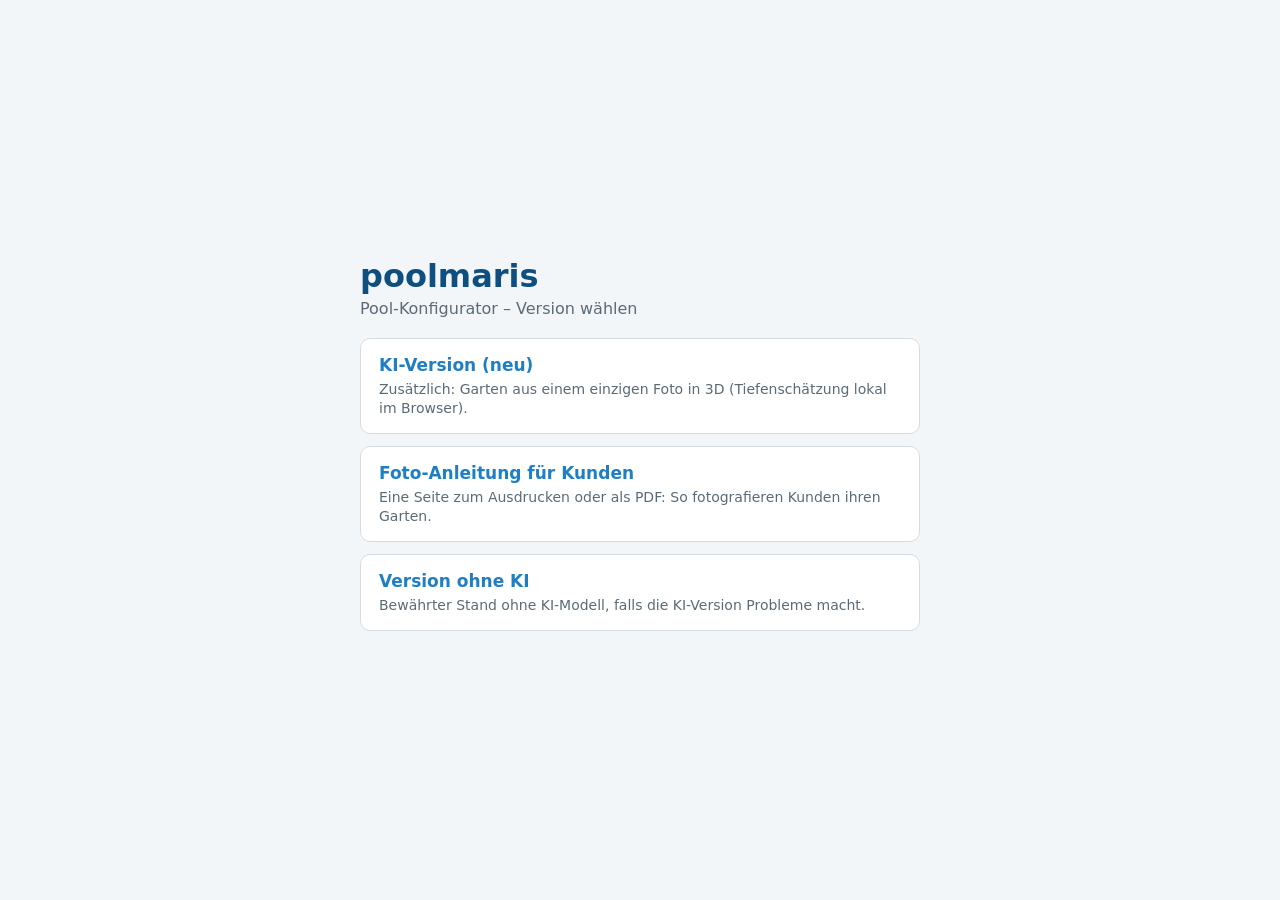
<file: index.html>
<!doctype html>
<html lang="de">
<head>
  <meta charset="utf-8">
  <meta name="viewport" content="width=device-width, initial-scale=1">
  <meta name="robots" content="noindex, nofollow">
  <meta http-equiv="Content-Security-Policy" content="default-src 'none'; style-src 'unsafe-inline'; base-uri 'none'; form-action 'none'">
  <title>poolmaris Pool-Konfigurator</title>
  <style>
    body { margin: 0; min-height: 100vh; display: grid; place-items: center; background: #f3f6f8; font-family: system-ui, -apple-system, "Segoe UI", Roboto, sans-serif; color: #1c2b36; }
    main { width: min(560px, calc(100% - 32px)); }
    h1 { color: #0e4f80; margin: 0 0 4px; } p { color: #5a6b77; margin: 0 0 20px; }
    a { display: block; padding: 16px 18px; margin: 0 0 12px; border-radius: 10px; background: #fff; border: 1px solid #d5dde3; text-decoration: none; color: inherit; }
    a:hover { border-color: #1f7fc4; } a strong { display: block; color: #1f7fc4; font-size: 17px; margin-bottom: 4px; } a span { font-size: 14px; color: #5a6b77; }
  </style>
</head>
<body>
  <main>
    <h1>poolmaris</h1>
    <p>Pool-Konfigurator – Version wählen</p>
    <a href="app-ki/"><strong>KI-Version (neu)</strong><span>Zusätzlich: Garten aus einem einzigen Foto in 3D (Tiefenschätzung lokal im Browser).</span></a>
    <a href="app-ki/anleitung.html"><strong>Foto-Anleitung für Kunden</strong><span>Eine Seite zum Ausdrucken oder als PDF: So fotografieren Kunden ihren Garten.</span></a>
    <a href="app/"><strong>Version ohne KI</strong><span>Bewährter Stand ohne KI-Modell, falls die KI-Version Probleme macht.</span></a>
  </main>
</body>
</html>
</file>
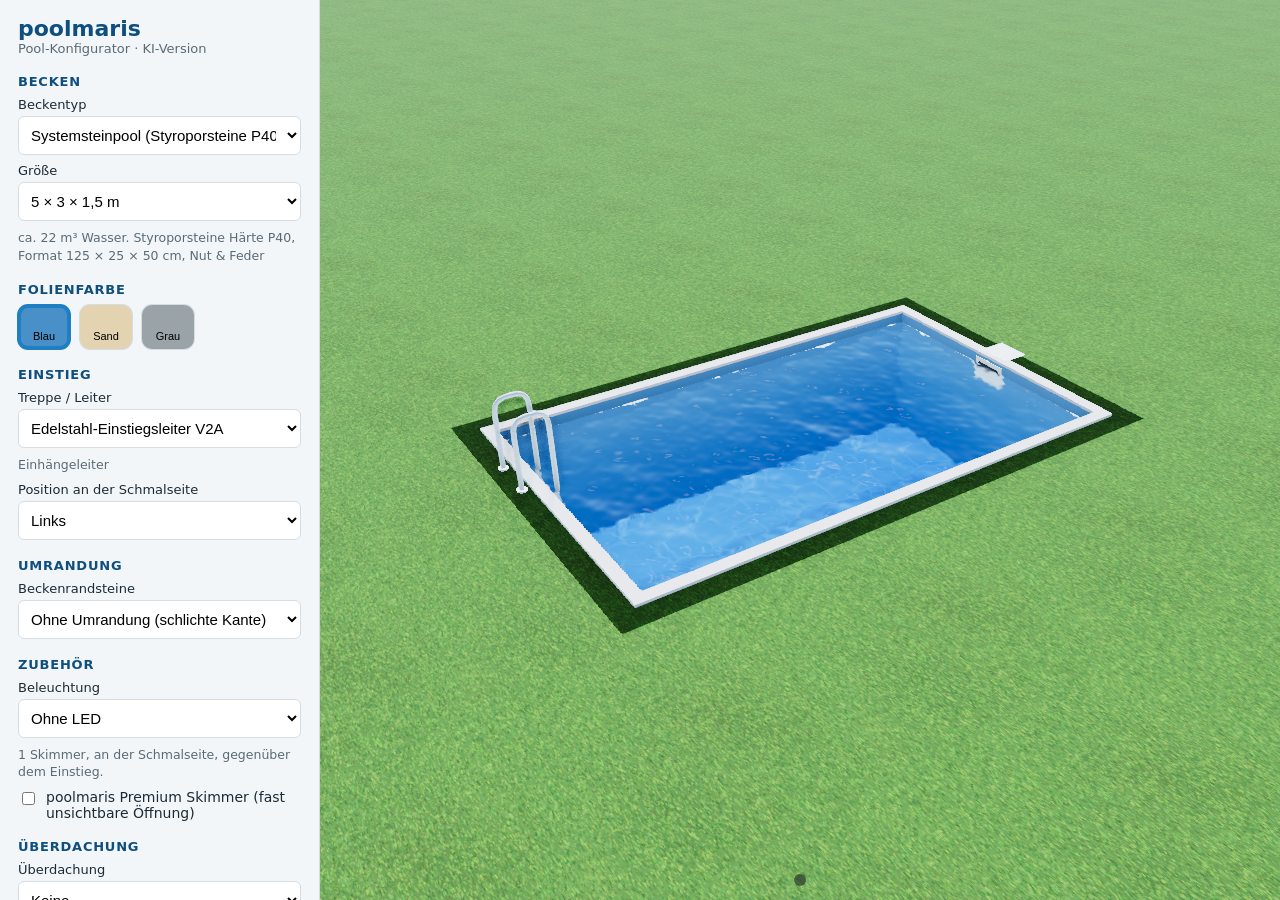
<file: app-ki/index.html>
<!doctype html>
<html lang="de">
<head>
  <meta charset="utf-8">
  <!-- Sicherheitsrichtlinie: nur eigene Dateien, keine Verbindung nach außen (GitHub Pages kennt keine _headers) -->
  <meta http-equiv="Content-Security-Policy" content="default-src 'none'; script-src 'self' 'wasm-unsafe-eval' 'sha256-Ij7KniZE82u8ZXBzYH07GZ1k4bq/NkTw0T9GxpYqOXI='; style-src 'self' 'unsafe-inline'; img-src 'self' data: blob:; connect-src 'self'; base-uri 'none'; form-action 'none'">
  <meta name="robots" content="noindex, nofollow">
  <meta name="viewport" content="width=device-width, initial-scale=1">
  <title>poolmaris Pool-Konfigurator (KI-Version)</title>
  <link rel="stylesheet" href="style.css">
  <!-- Three.js liegt lokal in app/lib (kein CDN, keine Verbindung nach außen) -->
  <script type="importmap">
    { "imports": { "three": "./lib/three.module.js" } }
  </script>
</head>
<body>
  <aside id="panel">
    <h1>poolmaris<span>Pool-Konfigurator · KI-Version</span></h1>

    <div id="meldung" class="meldung" hidden></div>
    <div id="optionen"></div>
  </aside>

  <main>
    <!-- Gartenfoto des Kunden (nur lokal, nie hochgeladen) liegt hinter der transparenten 3D-Ansicht -->
    <img id="foto-bild" alt="Gartenfoto" hidden>
    <canvas id="ansicht"></canvas>
    <div id="horizont-linie" hidden><span>Horizont</span></div>
    <nav id="ansicht-leiste" hidden aria-label="Ansichten"></nav>
    <input type="file" id="foto-datei" accept="image/*" hidden>
    <input type="file" id="garten-dateien" accept="image/*" multiple hidden>
    <input type="file" id="ki-datei" accept="image/*,.heic,.heif" multiple hidden>
    <input type="file" id="ki-datei-weitere" accept="image/*,.heic,.heif" multiple hidden>
    <div id="fehler" hidden></div>
  </main>

  <!-- Druckansicht der Zusammenfassung (nur beim Drucken sichtbar) -->
  <div id="druck"></div>

  <script type="module" src="main.js"></script>
</body>
</html>
</file>
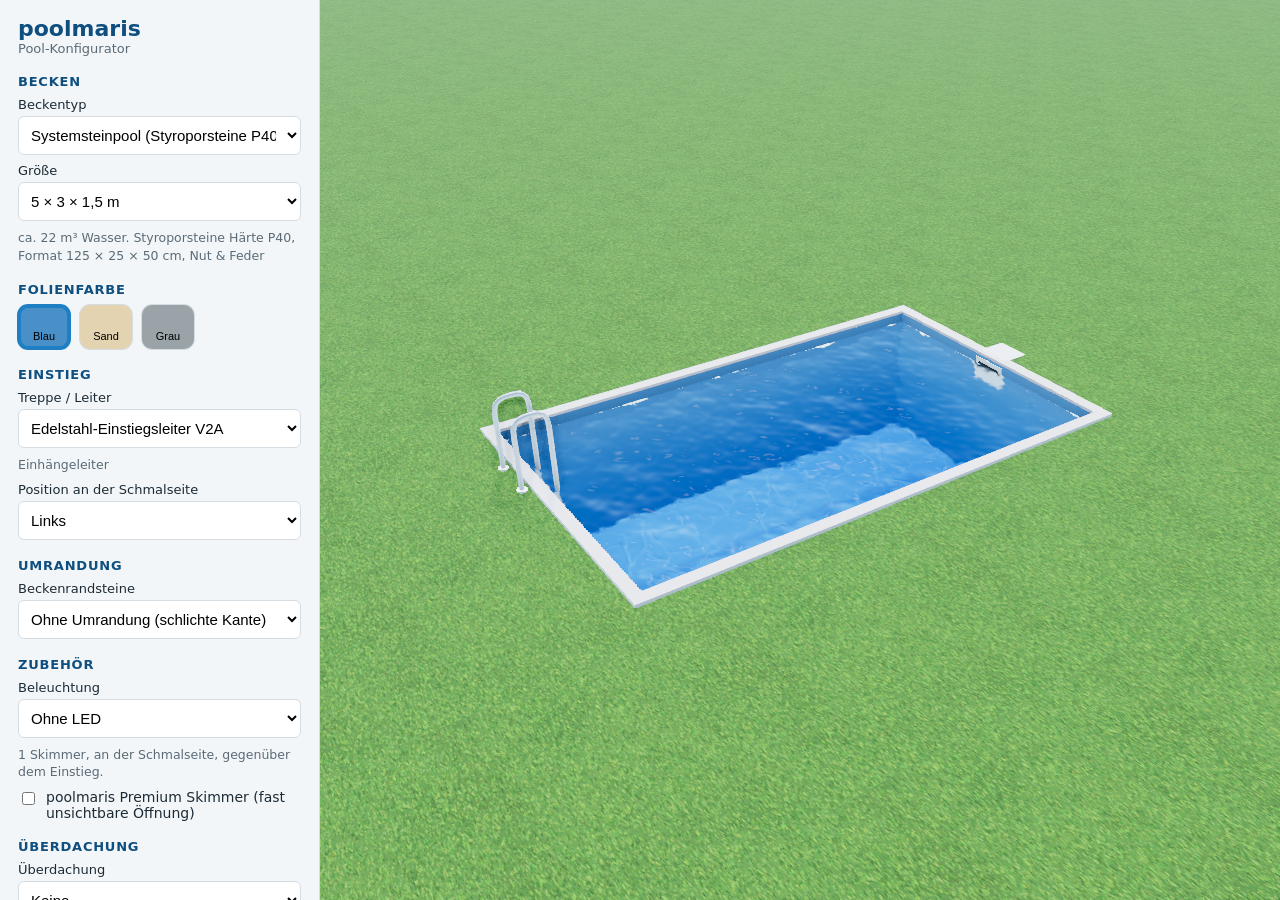
<file: app/index.html>
<!doctype html>
<html lang="de">
<head>
  <meta charset="utf-8">
  <!-- Sicherheitsrichtlinie: nur eigene Dateien, keine Verbindung nach außen (GitHub Pages kennt keine _headers) -->
  <meta http-equiv="Content-Security-Policy" content="default-src 'none'; script-src 'self' 'sha256-Ij7KniZE82u8ZXBzYH07GZ1k4bq/NkTw0T9GxpYqOXI='; style-src 'self' 'unsafe-inline'; img-src 'self' data: blob:; connect-src 'self'; base-uri 'none'; form-action 'none'">
  <meta name="robots" content="noindex, nofollow">
  <meta name="viewport" content="width=device-width, initial-scale=1">
  <title>poolmaris Pool-Konfigurator</title>
  <link rel="stylesheet" href="style.css">
  <!-- Three.js liegt lokal in app/lib (kein CDN, keine Verbindung nach außen) -->
  <script type="importmap">
    { "imports": { "three": "./lib/three.module.js" } }
  </script>
</head>
<body>
  <aside id="panel">
    <h1>poolmaris<span>Pool-Konfigurator</span></h1>

    <div id="meldung" class="meldung" hidden></div>
    <div id="optionen"></div>
  </aside>

  <main>
    <!-- Gartenfoto des Kunden (nur lokal, nie hochgeladen) liegt hinter der transparenten 3D-Ansicht -->
    <img id="foto-bild" alt="Gartenfoto" hidden>
    <canvas id="ansicht"></canvas>
    <input type="file" id="foto-datei" accept="image/*" hidden>
    <input type="file" id="garten-dateien" accept="image/*" multiple hidden>
    <div id="fehler" hidden></div>
  </main>

  <!-- Druckansicht der Zusammenfassung (nur beim Drucken sichtbar) -->
  <div id="druck"></div>

  <script type="module" src="main.js"></script>
</body>
</html>
</file>
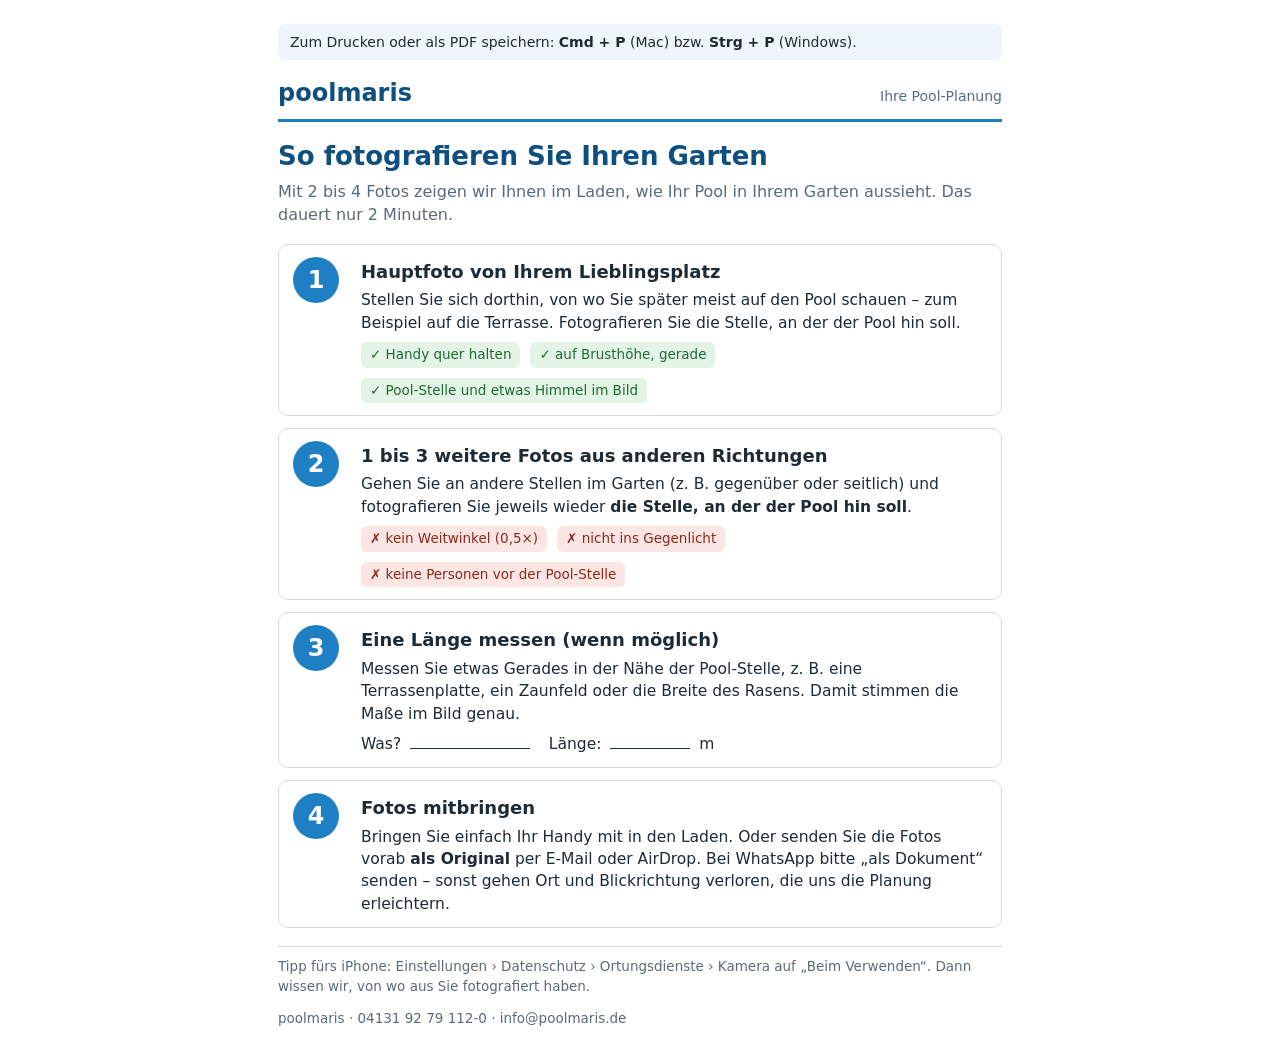
<file: app-ki/anleitung.html>
<!doctype html>
<html lang="de">
<head>
  <meta charset="utf-8">
  <meta name="viewport" content="width=device-width, initial-scale=1">
  <meta name="robots" content="noindex, nofollow">
  <meta http-equiv="Content-Security-Policy" content="default-src 'none'; style-src 'unsafe-inline'; img-src data:; base-uri 'none'; form-action 'none'">
  <title>So fotografieren Sie Ihren Garten – poolmaris</title>
  <style>
    /* Anleitung für Kunden: eine A4-Seite, groß und einfach lesbar, druckfertig */
    @page { size: A4; margin: 14mm; }
    :root { --blau: #1f7fc4; --dunkel: #0e4f80; --grau: #5a6b77; }
    * { box-sizing: border-box; }
    body { margin: 0; font-family: system-ui, -apple-system, "Segoe UI", Roboto, sans-serif; color: #1c2b36; background: #fff; line-height: 1.45; }
    main { max-width: 760px; margin: 0 auto; padding: 24px 18px; }
    header { display: flex; justify-content: space-between; align-items: baseline; border-bottom: 3px solid var(--blau); padding-bottom: 8px; margin-bottom: 16px; }
    header b { font-size: 24px; color: var(--dunkel); } header span { color: var(--grau); font-size: 14px; }
    h1 { font-size: 26px; margin: 0 0 4px; color: var(--dunkel); }
    .unter { color: var(--grau); margin: 0 0 18px; font-size: 16px; }
    ol { list-style: none; padding: 0; margin: 0; display: grid; gap: 12px; }
    li { display: grid; grid-template-columns: 54px 1fr; gap: 14px; align-items: start; padding: 12px 14px; border: 1px solid #d5dde3; border-radius: 10px; break-inside: avoid; }
    .nr { width: 46px; height: 46px; border-radius: 50%; background: var(--blau); color: #fff; font-size: 24px; font-weight: 700; display: grid; place-items: center; }
    li h2 { margin: 2px 0 4px; font-size: 18px; } li p { margin: 0; font-size: 15.5px; }
    .bild { display: flex; gap: 10px; margin-top: 8px; flex-wrap: wrap; }
    .gut, .schlecht { font-size: 13.5px; padding: 3px 9px; border-radius: 6px; }
    .gut { background: #e3f4e6; color: #1d6b31; } .schlecht { background: #fbe6e3; color: #8a2a1d; }
    .feld { display: inline-block; min-width: 120px; border-bottom: 1.5px solid #1c2b36; margin: 0 4px; }
    footer { margin-top: 18px; padding-top: 10px; border-top: 1px solid #d5dde3; color: var(--grau); font-size: 13.5px; display: flex; justify-content: space-between; gap: 12px; flex-wrap: wrap; }
    .druck { margin: 0 0 16px; padding: 8px 12px; background: #eef5fb; border-radius: 6px; font-size: 14px; }
    @media print { .druck { display: none; } main { padding: 0; } }
  </style>
</head>
<body>
  <main>
    <p class="druck">Zum Drucken oder als PDF speichern: <b>Cmd + P</b> (Mac) bzw. <b>Strg + P</b> (Windows).</p>
    <header><b>poolmaris</b><span>Ihre Pool-Planung</span></header>
    <h1>So fotografieren Sie Ihren Garten</h1>
    <p class="unter">Mit 2 bis 4 Fotos zeigen wir Ihnen im Laden, wie Ihr Pool in Ihrem Garten aussieht. Das dauert nur 2 Minuten.</p>

    <ol>
      <li><div class="nr">1</div><div>
        <h2>Hauptfoto von Ihrem Lieblingsplatz</h2>
        <p>Stellen Sie sich dorthin, von wo Sie später meist auf den Pool schauen – zum Beispiel auf die Terrasse. Fotografieren Sie die Stelle, an der der Pool hin soll.</p>
        <div class="bild"><span class="gut">✓ Handy quer halten</span><span class="gut">✓ auf Brusthöhe, gerade</span><span class="gut">✓ Pool-Stelle und etwas Himmel im Bild</span></div>
      </div></li>
      <li><div class="nr">2</div><div>
        <h2>1 bis 3 weitere Fotos aus anderen Richtungen</h2>
        <p>Gehen Sie an andere Stellen im Garten (z. B. gegenüber oder seitlich) und fotografieren Sie jeweils wieder <b>die Stelle, an der der Pool hin soll</b>.</p>
        <div class="bild"><span class="schlecht">✗ kein Weitwinkel (0,5×)</span><span class="schlecht">✗ nicht ins Gegenlicht</span><span class="schlecht">✗ keine Personen vor der Pool-Stelle</span></div>
      </div></li>
      <li><div class="nr">3</div><div>
        <h2>Eine Länge messen (wenn möglich)</h2>
        <p>Messen Sie etwas Gerades in der Nähe der Pool-Stelle, z. B. eine Terrassenplatte, ein Zaunfeld oder die Breite des Rasens. Damit stimmen die Maße im Bild genau.</p>
        <p style="margin-top:8px">Was? <span class="feld"></span> &nbsp; Länge: <span class="feld" style="min-width:80px"></span> m</p>
      </div></li>
      <li><div class="nr">4</div><div>
        <h2>Fotos mitbringen</h2>
        <p>Bringen Sie einfach Ihr Handy mit in den Laden. Oder senden Sie die Fotos vorab <b>als Original</b> per E-Mail oder AirDrop. Bei WhatsApp bitte „als Dokument“ senden – sonst gehen Ort und Blickrichtung verloren, die uns die Planung erleichtern.</p>
      </div></li>
    </ol>

    <footer>
      <span>Tipp fürs iPhone: Einstellungen › Datenschutz › Ortungsdienste › Kamera auf „Beim Verwenden“. Dann wissen wir, von wo aus Sie fotografiert haben.</span>
      <span>poolmaris · 04131 92 79 112-0 · info@poolmaris.de</span>
    </footer>
  </main>
</body>
</html>
</file>
<file: app-ki/style.css>
/* poolmaris Pool-Konfigurator – Oberfläche (Phase 2) */
:root {
  --blau: #1f7fc4;
  --blau-dunkel: #0e4f80;
  --grau: #f3f6f8;
  --rand: #d5dde3;
  --text: #1c2b36;
}
* { box-sizing: border-box; }
html, body { height: 100%; margin: 0; }
body {
  display: flex;
  font-family: system-ui, -apple-system, "Segoe UI", Roboto, sans-serif;
  color: var(--text);
  background: #fff;
}
#panel {
  width: 320px;
  flex: none;
  overflow-y: auto;
  padding: 16px 18px 24px;
  background: var(--grau);
  border-right: 1px solid var(--rand);
}
h1 { margin: 0 0 14px; font-size: 22px; color: var(--blau-dunkel); }
h1 span { display: block; font-size: 13px; font-weight: 400; color: #5a6b77; }
h2 { margin: 18px 0 8px; font-size: 13px; letter-spacing: .06em; text-transform: uppercase; color: var(--blau-dunkel); }
label { display: block; margin: 8px 0 4px; font-size: 13px; }
select {
  width: 100%;
  padding: 9px 8px;
  font-size: 15px;
  border: 1px solid var(--rand);
  border-radius: 6px;
  background: #fff;
}
.hinweis { margin: 8px 0 0; font-size: 12.5px; line-height: 1.4; color: #5a6b77; }
.farben { display: flex; gap: 10px; flex-wrap: wrap; }
.farben button {
  width: 64px; height: 64px;
  border: 3px solid transparent;
  border-radius: 10px;
  cursor: pointer;
  font-size: 12px;
  color: #000;
  display: flex; align-items: flex-end; justify-content: center;
  padding: 0 0 4px;
  box-shadow: 0 0 0 1px var(--rand);
}
.farben button[aria-pressed="true"] { border-color: var(--blau); box-shadow: 0 0 0 1px var(--blau); }
main { flex: 1; position: relative; min-width: 0; }
#ansicht { width: 100%; height: 100%; display: block; touch-action: none; }
#fehler { position: absolute; inset: 20px; padding: 16px; background: #fff3f0; border: 1px solid #e3a99a; border-radius: 8px; }

/* Schmale Bildschirme: Bedienfeld unter die 3D-Ansicht */
@media (max-width: 760px) {
  body { flex-direction: column-reverse; }
  #panel { width: 100%; height: 42%; border-right: 0; border-top: 1px solid var(--rand); }
  main { height: 58%; flex: none; }
}

/* Phase 3: dynamische Optionen */
.meldung { margin: 0 0 10px; padding: 8px 10px; font-size: 13px; background: #fff7e0; border: 1px solid #e6cf8a; border-radius: 6px; }
.gruende { margin: 6px 0 0; padding-left: 18px; font-size: 12px; line-height: 1.4; color: #8a4b2a; }
.zeile { display: flex; align-items: flex-start; gap: 8px; margin: 8px 0 0; font-size: 14px; }
.zeile input { margin-top: 3px; }
.zeile.aus { color: #99a3ab; }
.zeile .grund { display: block; font-size: 12px; color: #8a4b2a; }
.farben button.klein { width: 52px; height: 44px; font-size: 11px; }
.farben button[disabled] { opacity: .4; cursor: not-allowed; }
.farben.klein button { width: 52px; height: 44px; font-size: 11px; }

/* Phase 4: Ergebnis festhalten */
.knoepfe { display: flex; flex-direction: column; gap: 8px; margin-top: 10px; }
.knopf { padding: 10px 12px; font-size: 14px; text-align: left; color: #fff; background: var(--blau); border: 0; border-radius: 6px; cursor: pointer; }
.knopf:hover { background: var(--blau-dunkel); }
input[type="text"] { width: 100%; padding: 9px 8px; font-size: 15px; border: 1px solid var(--rand); border-radius: 6px; }

/* Druckansicht: nur die Zusammenfassung, ohne Bedienfeld */
#druck { display: none; }
@page { margin: 14mm; }
@media print {
  body { display: block; }
  #panel, main { display: none !important; }
  #druck { display: block; font-family: system-ui, -apple-system, "Segoe UI", Roboto, sans-serif; color: #000; }
  #druck h1 { margin: 0; font-size: 24px; color: var(--blau-dunkel); }
  #druck .kopf { margin: 4px 0 12px; color: #555; }
  #druck img { width: 100%; max-height: 110mm; object-fit: contain; border: 1px solid #ccc; }
  #druck h2 { margin: 14px 0 4px; font-size: 14px; text-transform: uppercase; letter-spacing: .05em; color: var(--blau-dunkel); }
  #druck section { break-inside: avoid; }
  #druck table { width: 100%; border-collapse: collapse; font-size: 12.5px; }
  #druck th { width: 32%; text-align: left; vertical-align: top; padding: 3px 8px 3px 0; color: #444; font-weight: 600; }
  #druck td { padding: 3px 0; border-bottom: 1px solid #e3e3e3; }
  #druck .fuss { margin-top: 16px; font-size: 11px; color: #666; }
}

input[type="range"] { width: 100%; margin: 6px 0 0; }

/* Foto-Modus */
main { background: #2b2f33; }
#foto-bild { position: absolute; object-fit: fill; pointer-events: none; user-select: none; }
#ansicht { position: relative; }
#panel h3 { margin: 14px 0 2px; font-size: 13px; color: var(--text); }
.knopf.hell { background: #fff; color: var(--blau-dunkel); border: 1px solid var(--rand); }
.knopf.hell:hover { background: var(--grau); }

/* Kundengarten 3D: Fotoliste */
.bildzeile { display: flex; align-items: center; gap: 8px; margin: 8px 0 0; font-size: 12.5px; }
.bildzeile .vorschau { width: 64px; height: 44px; object-fit: cover; border-radius: 4px; border: 1px solid var(--rand); }
.bildzeile > div { flex: 1; display: flex; flex-direction: column; gap: 3px; }
.bildzeile select { padding: 4px 6px; font-size: 13px; }
.knopf.klein { padding: 6px 8px; font-size: 12px; }

/* KI-Garten: Horizontlinie */
#horizont-linie { position: absolute; height: 0; border-top: 2px dashed #ffd400; pointer-events: none; box-shadow: 0 0 0 1px rgba(0,0,0,.25); }
#horizont-linie span { position: absolute; left: 8px; top: -22px; padding: 1px 6px; font-size: 12px; background: #ffd400; color: #000; border-radius: 3px; }

/* KI-Garten: Fotoliste, Messen */
.bildzeile .klein-info { font-size: 11.5px; color: #5a6b77; }
.bild-knoepfe { display: flex; flex-direction: column; gap: 4px; }
.bild-knoepfe .knopf { padding: 5px 8px; font-size: 12px; }
input[type="number"] { width: 100%; padding: 8px; font-size: 15px; border: 1px solid var(--rand); border-radius: 6px; }

/* KI-Garten: Lageplan */
.lageplan { width: 100%; height: auto; margin-top: 6px; border: 1px solid var(--rand); border-radius: 6px; touch-action: none; cursor: grab; }

/* KI-Garten: Vorschaubilder der Ansichten */
#ansicht-leiste { position: absolute; left: 50%; bottom: 14px; transform: translateX(-50%); display: flex; gap: 8px; padding: 6px; background: rgba(20,26,30,.55); border-radius: 12px; backdrop-filter: blur(6px); z-index: 5; max-width: calc(100% - 24px); overflow-x: auto; }
.ansicht-knopf { display: flex; flex-direction: column; align-items: center; gap: 3px; padding: 3px; border: 2px solid transparent; border-radius: 8px; background: none; color: #fff; font-size: 11px; cursor: pointer; flex: none; }
.ansicht-knopf img { width: 92px; height: 52px; object-fit: cover; border-radius: 5px; display: block; }
.ansicht-knopf.aktiv { border-color: #ffd400; }
</file>
<file: app/style.css>
/* poolmaris Pool-Konfigurator – Oberfläche (Phase 2) */
:root {
  --blau: #1f7fc4;
  --blau-dunkel: #0e4f80;
  --grau: #f3f6f8;
  --rand: #d5dde3;
  --text: #1c2b36;
}
* { box-sizing: border-box; }
html, body { height: 100%; margin: 0; }
body {
  display: flex;
  font-family: system-ui, -apple-system, "Segoe UI", Roboto, sans-serif;
  color: var(--text);
  background: #fff;
}
#panel {
  width: 320px;
  flex: none;
  overflow-y: auto;
  padding: 16px 18px 24px;
  background: var(--grau);
  border-right: 1px solid var(--rand);
}
h1 { margin: 0 0 14px; font-size: 22px; color: var(--blau-dunkel); }
h1 span { display: block; font-size: 13px; font-weight: 400; color: #5a6b77; }
h2 { margin: 18px 0 8px; font-size: 13px; letter-spacing: .06em; text-transform: uppercase; color: var(--blau-dunkel); }
label { display: block; margin: 8px 0 4px; font-size: 13px; }
select {
  width: 100%;
  padding: 9px 8px;
  font-size: 15px;
  border: 1px solid var(--rand);
  border-radius: 6px;
  background: #fff;
}
.hinweis { margin: 8px 0 0; font-size: 12.5px; line-height: 1.4; color: #5a6b77; }
.farben { display: flex; gap: 10px; flex-wrap: wrap; }
.farben button {
  width: 64px; height: 64px;
  border: 3px solid transparent;
  border-radius: 10px;
  cursor: pointer;
  font-size: 12px;
  color: #000;
  display: flex; align-items: flex-end; justify-content: center;
  padding: 0 0 4px;
  box-shadow: 0 0 0 1px var(--rand);
}
.farben button[aria-pressed="true"] { border-color: var(--blau); box-shadow: 0 0 0 1px var(--blau); }
main { flex: 1; position: relative; min-width: 0; }
#ansicht { width: 100%; height: 100%; display: block; touch-action: none; }
#fehler { position: absolute; inset: 20px; padding: 16px; background: #fff3f0; border: 1px solid #e3a99a; border-radius: 8px; }

/* Schmale Bildschirme: Bedienfeld unter die 3D-Ansicht */
@media (max-width: 760px) {
  body { flex-direction: column-reverse; }
  #panel { width: 100%; height: 42%; border-right: 0; border-top: 1px solid var(--rand); }
  main { height: 58%; flex: none; }
}

/* Phase 3: dynamische Optionen */
.meldung { margin: 0 0 10px; padding: 8px 10px; font-size: 13px; background: #fff7e0; border: 1px solid #e6cf8a; border-radius: 6px; }
.gruende { margin: 6px 0 0; padding-left: 18px; font-size: 12px; line-height: 1.4; color: #8a4b2a; }
.zeile { display: flex; align-items: flex-start; gap: 8px; margin: 8px 0 0; font-size: 14px; }
.zeile input { margin-top: 3px; }
.zeile.aus { color: #99a3ab; }
.zeile .grund { display: block; font-size: 12px; color: #8a4b2a; }
.farben button.klein { width: 52px; height: 44px; font-size: 11px; }
.farben button[disabled] { opacity: .4; cursor: not-allowed; }
.farben.klein button { width: 52px; height: 44px; font-size: 11px; }

/* Phase 4: Ergebnis festhalten */
.knoepfe { display: flex; flex-direction: column; gap: 8px; margin-top: 10px; }
.knopf { padding: 10px 12px; font-size: 14px; text-align: left; color: #fff; background: var(--blau); border: 0; border-radius: 6px; cursor: pointer; }
.knopf:hover { background: var(--blau-dunkel); }
input[type="text"] { width: 100%; padding: 9px 8px; font-size: 15px; border: 1px solid var(--rand); border-radius: 6px; }

/* Druckansicht: nur die Zusammenfassung, ohne Bedienfeld */
#druck { display: none; }
@page { margin: 14mm; }
@media print {
  body { display: block; }
  #panel, main { display: none !important; }
  #druck { display: block; font-family: system-ui, -apple-system, "Segoe UI", Roboto, sans-serif; color: #000; }
  #druck h1 { margin: 0; font-size: 24px; color: var(--blau-dunkel); }
  #druck .kopf { margin: 4px 0 12px; color: #555; }
  #druck img { width: 100%; max-height: 110mm; object-fit: contain; border: 1px solid #ccc; }
  #druck h2 { margin: 14px 0 4px; font-size: 14px; text-transform: uppercase; letter-spacing: .05em; color: var(--blau-dunkel); }
  #druck section { break-inside: avoid; }
  #druck table { width: 100%; border-collapse: collapse; font-size: 12.5px; }
  #druck th { width: 32%; text-align: left; vertical-align: top; padding: 3px 8px 3px 0; color: #444; font-weight: 600; }
  #druck td { padding: 3px 0; border-bottom: 1px solid #e3e3e3; }
  #druck .fuss { margin-top: 16px; font-size: 11px; color: #666; }
}

input[type="range"] { width: 100%; margin: 6px 0 0; }

/* Foto-Modus */
main { background: #2b2f33; }
#foto-bild { position: absolute; object-fit: fill; pointer-events: none; user-select: none; }
#ansicht { position: relative; }
#panel h3 { margin: 14px 0 2px; font-size: 13px; color: var(--text); }
.knopf.hell { background: #fff; color: var(--blau-dunkel); border: 1px solid var(--rand); }
.knopf.hell:hover { background: var(--grau); }

/* Kundengarten 3D: Fotoliste */
.bildzeile { display: flex; align-items: center; gap: 8px; margin: 8px 0 0; font-size: 12.5px; }
.bildzeile .vorschau { width: 64px; height: 44px; object-fit: cover; border-radius: 4px; border: 1px solid var(--rand); }
.bildzeile > div { flex: 1; display: flex; flex-direction: column; gap: 3px; }
.bildzeile select { padding: 4px 6px; font-size: 13px; }
.knopf.klein { padding: 6px 8px; font-size: 12px; }
</file>
